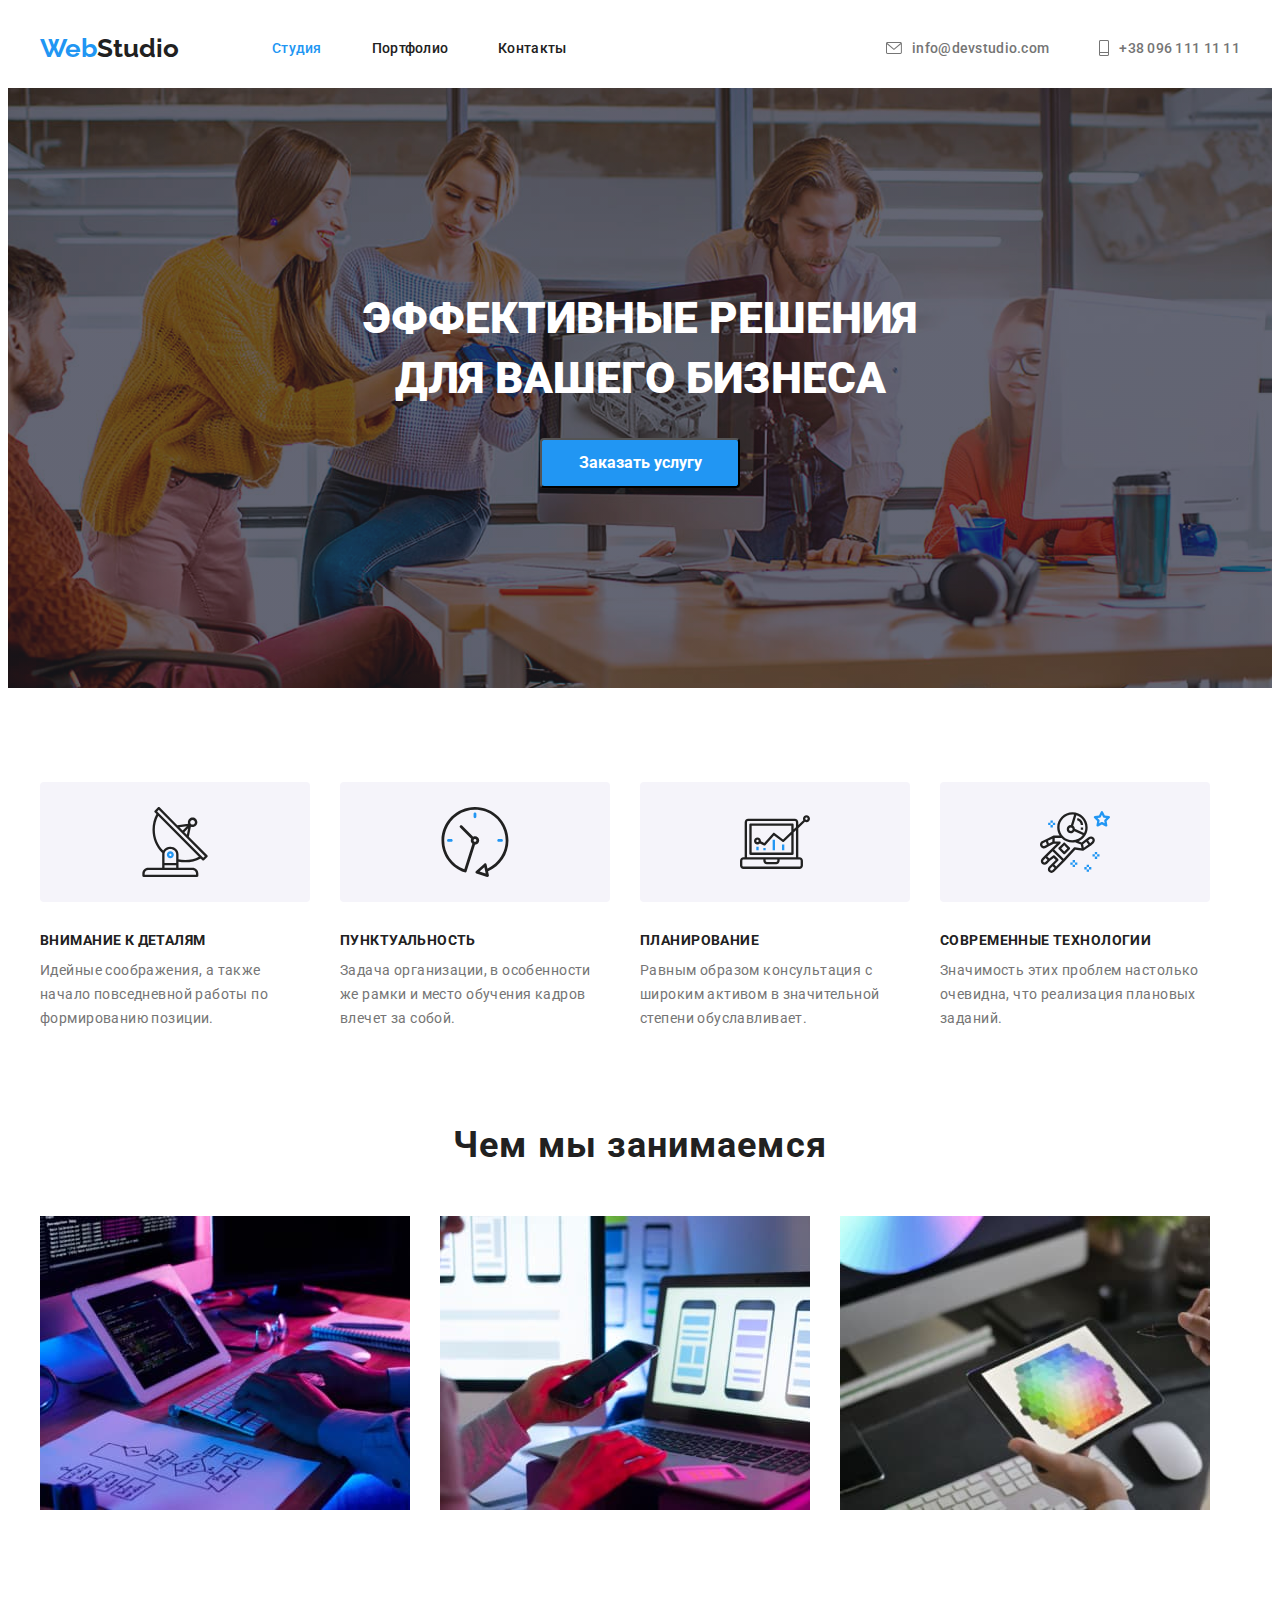
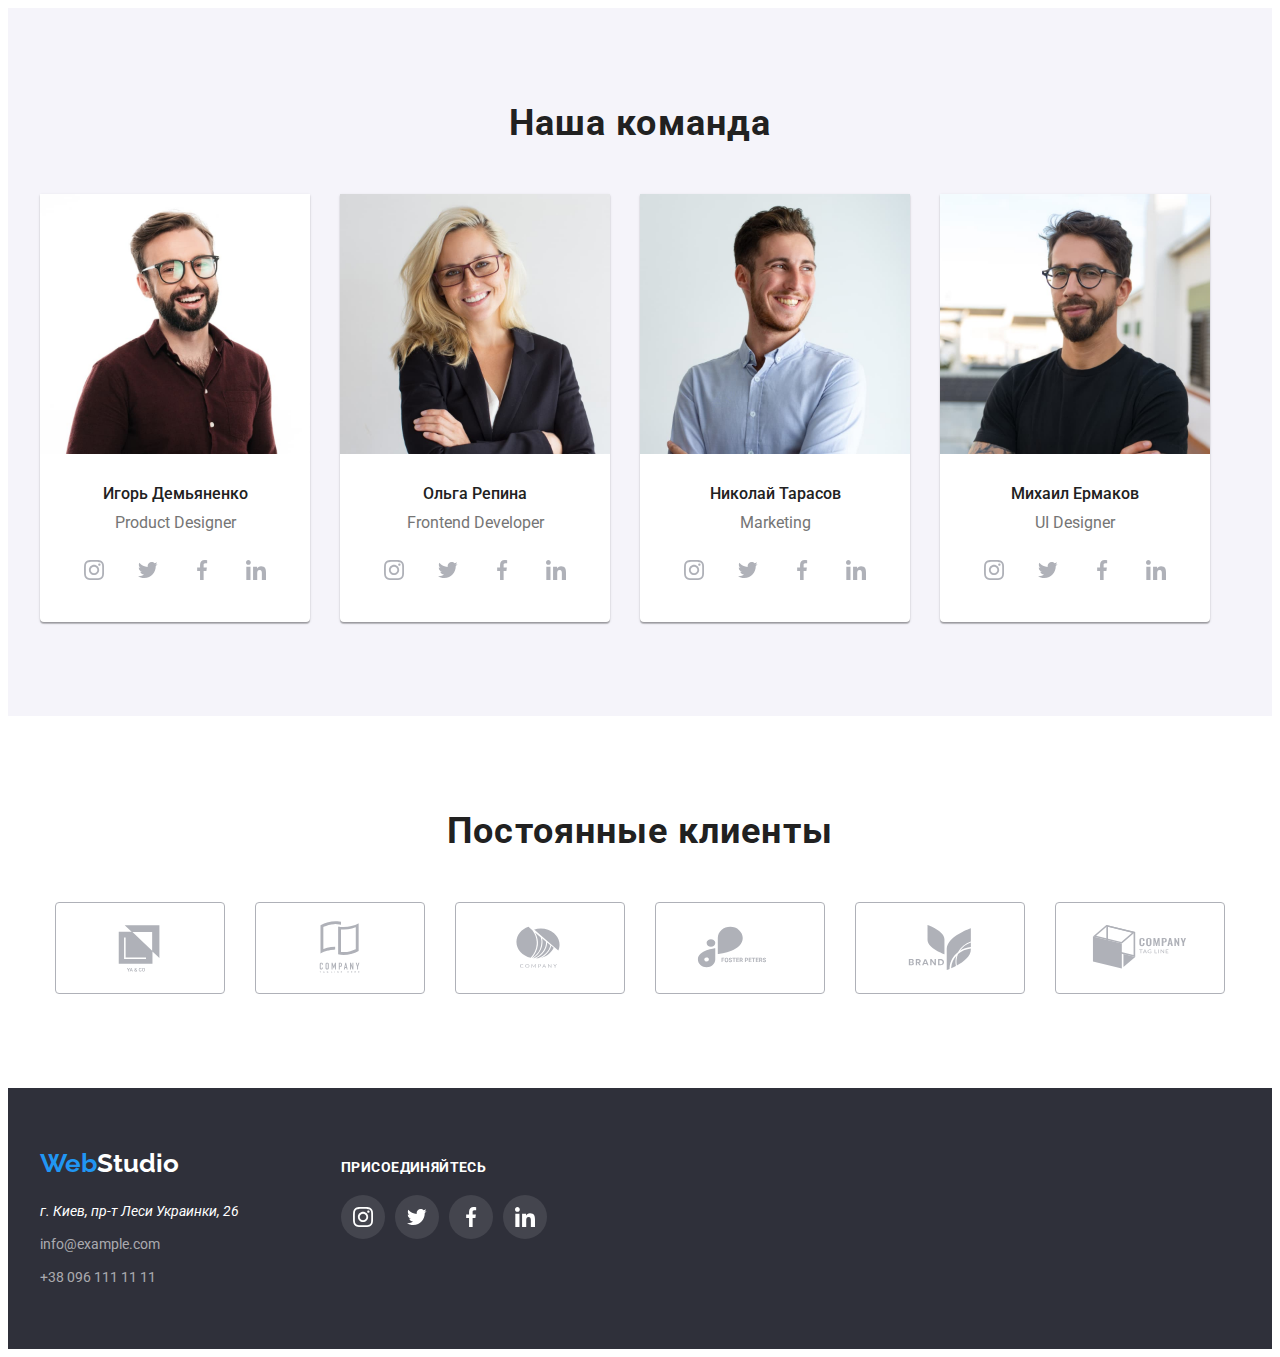
<file: index.html>
<!DOCTYPE html>
<html lang="en">

<head>
    <meta charset="UTF-8">
    <meta http-equiv="X-UA-Compatible" content="IE=edge">
    <meta name="viewport" content="width=device-width, initial-scale=1.0">
    <link rel="preconnect" href="https://fonts.googleapis.com">
    <link rel="preconnect" href="https://fonts.gstatic.com" crossorigin>
    <link href="https://fonts.googleapis.com/css2?family=Raleway:wght@700&family=Roboto:wght@400;500;700;900&display=swap"
        rel="stylesheet">
    <link rel="stylesheet" href="https://cdnjs.cloudflare.com/ajax/libs/modern-normalize/1.1.0/modern-normalize.min.css"
          integrity="sha512-wpPYUAdjBVSE4KJnH1VR1HeZfpl1ub8YT/NKx4PuQ5NmX2tKuGu6U/JRp5y+Y8XG2tV+wKQpNHVUX03MfMFn9Q=="
          crossorigin="anonymous" referrerpolicy="no-referrer" />
    <link rel="stylesheet" href="./css/styles.css" />
    <title>Document</title>
</head>

<body>
<!--H-E-A-D-E-R-->    
    <header class="page-header">
        <div class="container">
            <nav class="nav">
                <a class="logo remove-underscores logo-header" href="#">
                    <span class="logo-blu">Web</span>Studio
                </a>
                <ul class="header-list remove-dots">
                    <li class="header-item"><a class="site-nav remove-underscores testimony" href="./index.html">Студия</a></li>
                    <li class="header-item"><a class="site-nav remove-underscores " href="./portfolio.html">Портфолио</a></li>
                    <li class="header-item"><a class="site-nav remove-underscores " href="/">Контакты</a></li>
                </ul>
            </nav>
            <div class="contact-flex">
                <ul class="header-contact remove-dots">
                    <li class="header-item">
                        <a 
                        class="contact remove-underscores " href="mailto:info@devstudio.com">
                        <svg class="communication" width="16" height="12">
                            <use  href="./images/symbol-defs.svg#icon-envelope-hover"></use>
                        </svg>
                       info@devstudio.com</a>
                    </li>
                    <li class="header-item">
                        <a class="contact remove-underscores" href="tel:+380961111111">
                            <svg class="communication" width="10" height="16" >
                                <use href="./images/symbol-defs.svg#icon-Vector"></use>
                            </svg> +38 096 111 11 11    
                        </a>
                    </li>
                </ul>
            </div>
        </div>
    </header>
    <main>
    <!--Order a service РЕШЕНИЯ ДЛЯ ВАШЕГО БИЗНЕСА-->
        <section class="padding-bottom">
            <div class="container">
                <h1 class="title"> ЭФФЕКТИВНЫЕ РЕШЕНИЯ ДЛЯ ВАШЕГО БИЗНЕСА </h1>
                <button type="button" class="button order"> Заказать услугу </button>
            </div>
        </section>
    <!--Our advantages ПЕРЕВАГИ-->
        <section class="activity">
            <div class="container">  
                <ul class="activity-text remove-dots">
                    <li class="activity-item ">
                        <div class="activity-soc-imet">
                            <svg class="activity-soc-icon"> 
                                <use href="./images/symbol-defs.svg#icon-antenna-1"></use>
                            </svg>
                        </div>
                        <h2 class="subject width-p">Внимание к деталям</h2>
                        <p class="text-subject activity-item" > Идейные соображения, а также начало повседневной работы по формированию позиции. </p>
                    </li>
                    <li class="activity-item ">
                        <div class="activity-soc-imet">
                            <svg class="activity-soc-icon">
                                <use href="./images/symbol-defs.svg#icon-clock-1"></use>
                            </svg>
                        </div>
                        <h2 class="subject width-p">Пунктуальность</h2>
                        <p class="text-subject activity-item" >Задача организации, в особенности же рамки и место обучения кадров влечет за собой.</p>
                    </li>
                    <li class="activity-item ">
                        <div class="activity-soc-imet">
                            <svg class="activity-soc-icon">
                                <use href="./images/symbol-defs.svg#icon-diagram-1"></use>
                            </svg>
                        </div>
                        <h2 class="subject width-p">Планирование</h2>
                        <p class="text-subject activity-item " >Равным образом консультация с широким активом в значительной степени обуславливает.</p>
                    </li>
                    <li class="activity-item ">
                        <div class="activity-soc-imet">
                            <svg class="activity-soc-icon">
                                <use href="./images/symbol-defs.svg#icon-astronaut-1"></use>
                            </svg>
                        </div>
                        <h2 class="subject width-p">Современные технологии</h2>
                        <p class="text-subject activity-item" >Значимость этих проблем настолько очевидна, что реализация плановых заданий.</p>
                    </li>
                </ul>
            </div>
        </section>
    <!--What we do Чем мы занимаемся-->
        <section class="lesson-section">
            <div class="container">
                <h2 class="heading heading-top">Чем мы занимаемся</h2>
                <ul class="activity-cou-img remove-dots">
                    <li class="activity-img">
                        <img src="./images/img0.jpg" alt="верстка" width="370" height="294">
                    </li>
                    <li class="activity-img">
                        <img src="./images/img1.jpg" alt="дизайн" width="370" height="294">
                    </li>
                    <li class="activity-img">
                        <img src="./images/img2.jpg" alt="внешнее оформление" width="370" height="294">
                    </li>
                </ul>
            </div>
        </section>
    <!--Our team -Наша команда--->
        <section class="items">
            <div class="container">
                <h2 class="heading">Наша команда</h2>
                <ul class="card remove-dots">
                    <li class="heading-card">
                        <img class="img-block" src="./images/team/img0.jpg" alt="Игорь Демьяненко" width="270" height="260">
                        <div class="items-text">
                            <h3 class="card-text">Игорь Демьяненко</h3>
                            <p class="text cart-position">Product Designer</p>
                            <ul class="masters-soc-list remove-dots">
                                <li class="masters-soc-imet">
                                    <a href="" class="masters-soc-link">
                                        <svg class="masters-soc-icon" width="20" height="20">
                                            <use href="./images/symbol-defs.svg#icon-instagram-2"></use>
                                        </svg>
                                    </a>
                                </li>
                                <li class="masters-soc-imet">
                                    <a href="" class="masters-soc-link">
                                        <svg class="masters-soc-icon" width="20" height="20">
                                            <use href="./images/symbol-defs.svg#icon-Group"></use>
                                        </svg>
                                    </a>
                                </li>
                                <li class="masters-soc-imet">
                                    <a href="" class="masters-soc-link">
                                        <svg class="masters-soc-icon" width="20" height="20">
                                            <use href="./images/symbol-defs.svg#icon-facebook-1"></use>
                                        </svg>
                                    </a>
                                </li>
                                <li class="masters-soc-imet">
                                    <a href="" class="masters-soc-link">
                                        <svg class="masters-soc-icon" width="20" height="20">
                                            <use href="./images/symbol-defs.svg#icon-linkedin-1"></use>
                                        </svg>
                                    </a>
                                </li>
                            </ul>
                        </div>
                    </li>
                    <li class="heading-card">
                        <img class="img-block" src="./images/team/img1.jpg" alt="Ольга Репина" width="270" height="260">
                        <div class="items-text">
                            <h3 class="card-text">Ольга Репина</h3>
                            <p class="text cart-position">Frontend Developer</p>
                            <ul class="masters-soc-list remove-dots">
                                <li class="masters-soc-imet">
                                    <a href="" class="masters-soc-link">
                                        <svg class="masters-soc-icon" width="20" height="20">
                                            <use href="./images/symbol-defs.svg#icon-instagram-2"></use>
                                        </svg>
                                    </a>
                                </li>
                                <li class="masters-soc-imet">
                                    <a href="" class="masters-soc-link">
                                        <svg class="masters-soc-icon" width="20" height="20">
                                            <use href="./images/symbol-defs.svg#icon-Group"></use>
                                        </svg>
                                    </a>
                                </li>
                                <li class="masters-soc-imet">
                                    <a href="" class="masters-soc-link">
                                        <svg class="masters-soc-icon" width="20" height="20">
                                            <use href="./images/symbol-defs.svg#icon-facebook-1"></use>
                                        </svg>
                                    </a>
                                </li>
                                <li class="masters-soc-imet">
                                    <a href="" class="masters-soc-link">
                                        <svg class="masters-soc-icon" width="20" height="20">
                                            <use href="./images/symbol-defs.svg#icon-linkedin-1"></use>
                                        </svg>
                                    </a>
                                </li>
                            </ul>
                        </div>
                    </li>
                    <li class="heading-card">
                        <img class="img-block" src="./images/team/img2.jpg" alt="Николай Тарасов" width="270" height="260">
                        <div class="items-text">
                            <h3 class="card-text">Николай Тарасов</h3>
                            <p class="text cart-position">Marketing</p>
                            <ul class="masters-soc-list remove-dots">
                                <li class="masters-soc-imet">
                                    <a href="" class="masters-soc-link">
                                        <svg class="masters-soc-icon" width="20" height="20">
                                            <use href="./images/symbol-defs.svg#icon-instagram-2"></use>
                                        </svg>
                                    </a>
                                </li>
                                <li class="masters-soc-imet">
                                    <a href="" class="masters-soc-link">
                                        <svg class="masters-soc-icon" width="20" height="20">
                                            <use href="./images/symbol-defs.svg#icon-Group"></use>
                                        </svg>
                                    </a>
                                </li>
                                <li class="masters-soc-imet">
                                    <a href="" class="masters-soc-link">
                                        <svg class="masters-soc-icon" width="20" height="20">
                                            <use href="./images/symbol-defs.svg#icon-facebook-1"></use>
                                        </svg>
                                    </a>
                                </li>
                                <li class="masters-soc-imet">
                                    <a href="" class="masters-soc-link">
                                        <svg class="masters-soc-icon" width="20" height="20">
                                            <use href="./images/symbol-defs.svg#icon-linkedin-1"></use>
                                        </svg>
                                    </a>
                                </li>
                            </ul>
                        </div>
                    </li>
                    <li class="heading-card">
                        <img class="img-block" src="./images/team/img3.jpg" alt="Михаил Ермаков" width="270" height="260">
                        <div class="items-text">
                            <h3 class="card-text">Михаил Ермаков</h3>
                            <p class="text cart-position">UI Designer</p>
                            <ul class="masters-soc-list remove-dots">
                                <li class="masters-soc-imet">
                                    <a href="" class="masters-soc-link">
                                        <svg class="masters-soc-icon" width="20" height="20">
                                            <use href="./images/symbol-defs.svg#icon-instagram-2"></use>
                                        </svg>
                                    </a>
                                </li>
                                <li class="masters-soc-imet">
                                    <a href="" class="masters-soc-link">
                                        <svg class="masters-soc-icon" width="20" height="20">
                                            <use href="./images/symbol-defs.svg#icon-Group"></use>
                                        </svg>
                                    </a>
                                </li>
                                <li class="masters-soc-imet">
                                    <a href="" class="masters-soc-link">
                                        <svg class="masters-soc-icon" width="20" height="20">
                                            <use href="./images/symbol-defs.svg#icon-facebook-1"></use>
                                        </svg>
                                    </a>
                                </li>
                                <li class="masters-soc-imet">
                                    <a href="" class="masters-soc-link">
                                        <svg class="masters-soc-icon" width="20" height="20">
                                            <use href="./images/symbol-defs.svg#icon-linkedin-1"></use>
                                        </svg>
                                    </a>
                                </li>
                            </ul>
                        </div>
                    </li>
                </ul>
            </div>
        </section>
    <!--customers Постоянные клиенты-->    
        <section class="customers">
            <div class="container">
                <h2 class="customers-title">Постоянные клиенты</h2>
                <ul class="customers-list remove-dots">
                    <li class="customers-imet activity-item ">
                        <a class="customers-link " href="">
                            <svg class="customers-icon">
                                <use href="./images/symbol-defs.svg#icon-Logo"></use>
                            </svg>
                        </a>
                    </li>
                    <li class="customers-imet activity-item">
                        <a class="customers-link" href="">
                            <svg class="customers-icon">
                                <use href="./images/symbol-defs.svg#icon-Logo-1"></use>
                            </svg>
                        </a>
                    </li>
                    <li class="customers-imet activity-item">
                        <a class="customers-link" href="">
                            <svg class="customers-icon">
                                <use href="./images/symbol-defs.svg#icon-Logo-2"></use>
                            </svg>
                        </a>
                    </li>
                    <li class="customers-imet activity-item">
                        <a class="customers-link" href="">
                            <svg class="customers-icon">
                                <use href="./images/symbol-defs.svg#icon-Logo-3"></use>
                            </svg>
                        </a>
                    </li>
                    <li class="customers-imet activity-item">
                        <a class="customers-link" href="">
                            <svg class="customers-icon">
                                <use href="./images/symbol-defs.svg#icon-Logo-4"></use>
                            </svg>
                        </a>
                    </li>
                    <li class="customers-imet activity-item">
                        <a class="customers-link" href="">
                            <svg class="customers-icon">
                                <use href="./images/symbol-defs.svg#icon-Logo-5"></use>
                            </svg>
                        </a>
                    </li>
                </ul>
            </div>
        </section>
    </main>
<!--footer-->
    <footer class="footer footer-pad ">
        <div class="container footer-soc-flex">
            <div class="footer-soc-bloc">
                <a class="logo-footer remove-underscores" href="">
                    <span class="logo-blu">Web</span>Studio
                </a>
                <address>
                    <ul class="remove-dots footer-list ">
                        <li class="footer-list-pad"><a class="footer-map remove-underscores" href="https://bit.ly/3pXMvUd"
                                target="_blank" rel=" noopener noreferrer">г. Киев, пр-т
                                Леси Украинки, 26</a>
                        </li>
                        <li class="footer-list-pad">
                            <a class="footer-contact remove-underscores"
                                href="mailto:info@devstudio.com">info@example.com</a>
                        </li>
                        <li>
                            <a class="footer-contact remove-underscores" href="tel:+380961111111">+38 096 111 11 11</a>
                        </li>
                    </ul>
                </address>
            </div>
            <div class="footer-soc-logo ">
                <h2 class="footer-soc-title">ПРИСОЕДИНЯЙТЕСЬ</h2>
                <ul class="remove-dots footer-soc-list">
                    <li class="footer-soc-imet">
                        <a class="footer-soc-link" href="">
                            <svg class="footer-soc-icon " width="20px" height="20px">
                                <use href=" ./images/symbol-defs.svg#icon-instagram-2"></use>
                            </svg>
                        </a>
                    </li>
                    <li class="footer-soc-imet">
                        <a class="footer-soc-link" href="">
                            <svg class="footer-soc-icon " width="20px" height="20px">
                                <use href=" ./images/symbol-defs.svg#icon-Group"></use>
                            </svg>
                        </a>
                    </li>
                    <li class="footer-soc-imet">
                        <a class="footer-soc-link" href="">
                            <svg class="footer-soc-icon " width="20px" height="20px">
                                <use href=" ./images/symbol-defs.svg#icon-facebook-1"></use>
                            </svg>
                        </a>
                    </li>
                    <li class="footer-soc-imet">
                        <a class="footer-soc-link" href="">
                            <svg class="footer-soc-icon  " width="20px" height="20px">
                                <use href=" ./images/symbol-defs.svg#icon-linkedin-1"></use>
                            </svg>
                        </a>
                    </li>
                </ul>
            </div>
        </div>
    </footer>
</body>

</html>
</file>
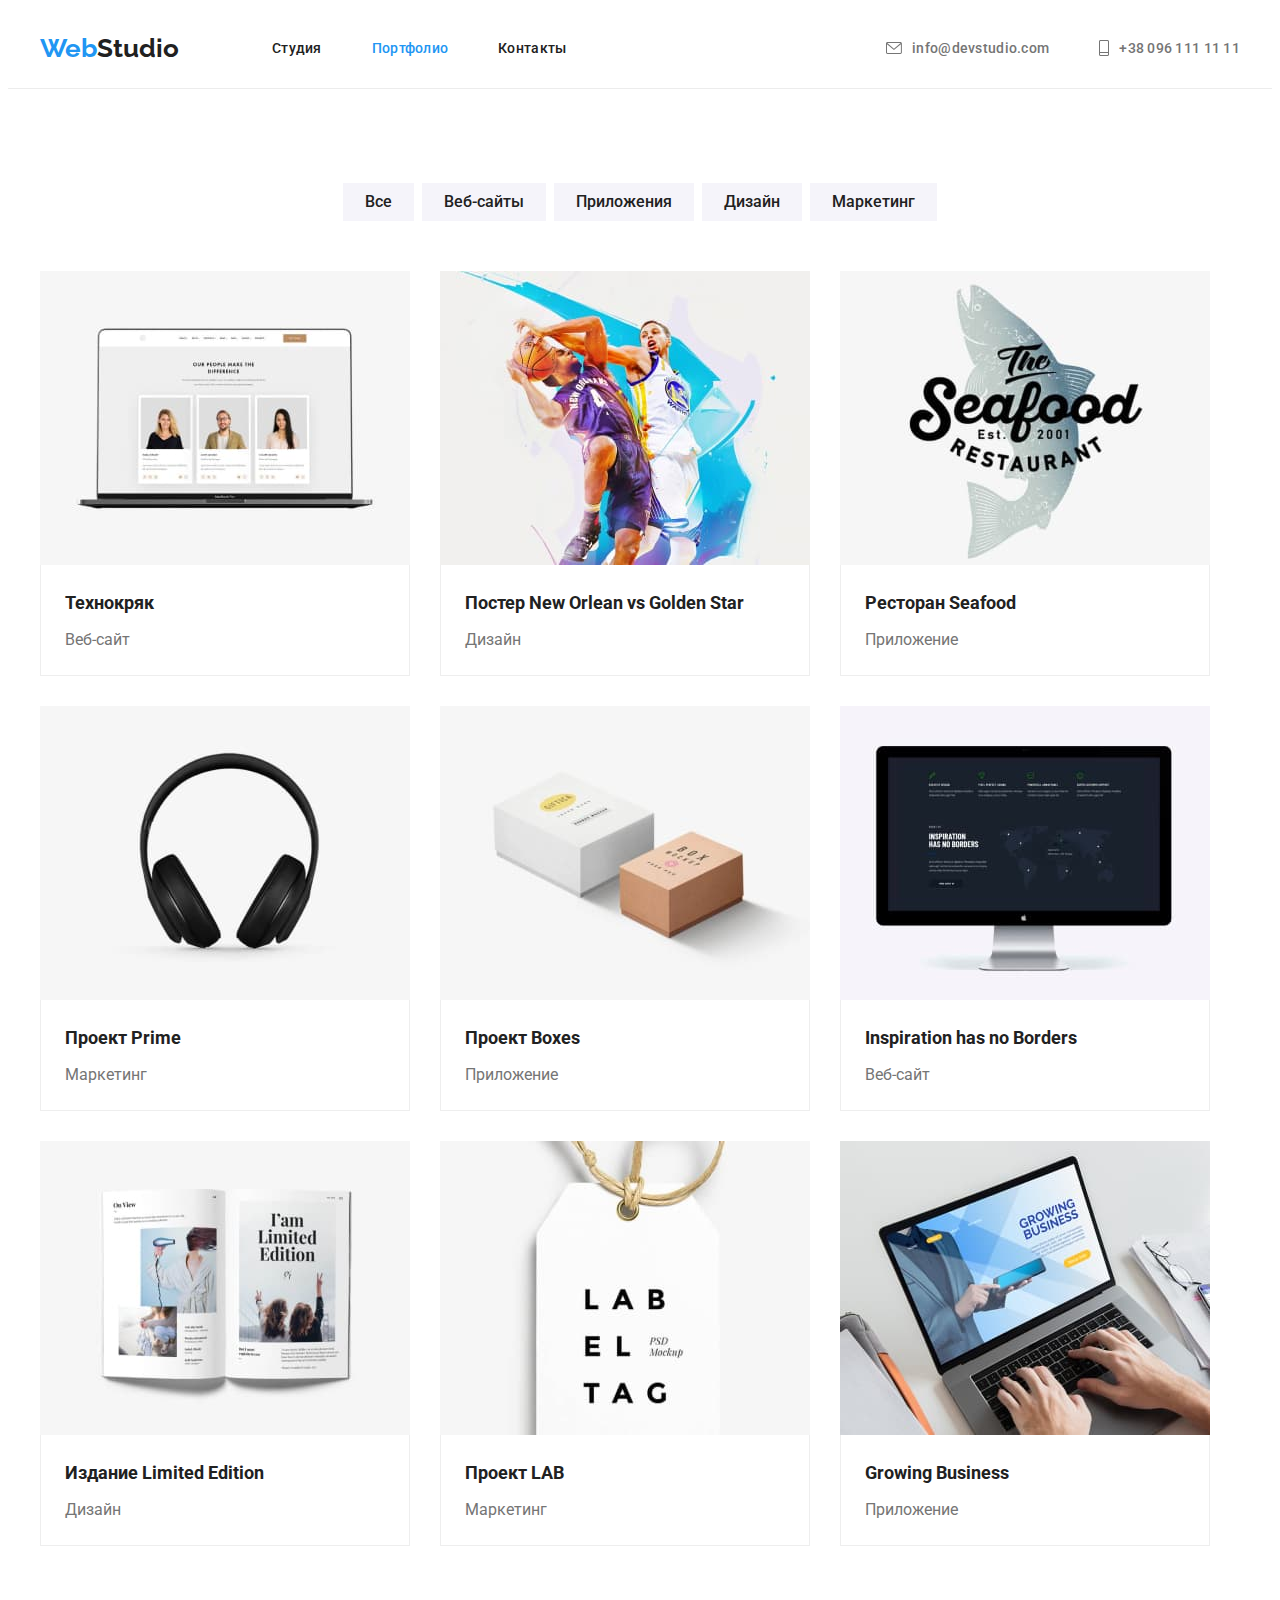
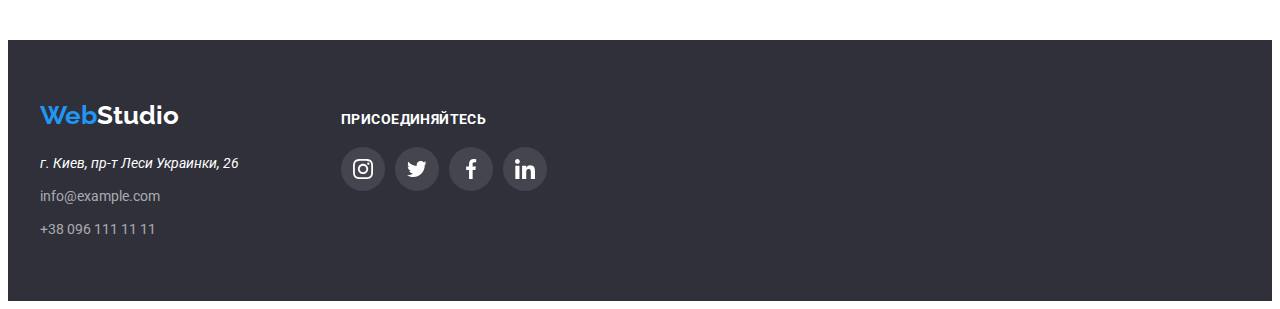
<file: portfolio.html>
<!DOCTYPE html>
<html lang="en">

<head>
    <meta charset="UTF-8">
    <meta http-equiv="X-UA-Compatible" content="IE=edge">
    <meta name="viewport" content="width=device-width, initial-scale=1.0">
    <link rel="preconnect" href="https://fonts.googleapis.com">
    <link rel="preconnect" href="https://fonts.gstatic.com" crossorigin>
    <link href="https://fonts.googleapis.com/css2?family=Raleway:wght@700&family=Roboto:wght@400;500;700;900&display=swap"
        rel="stylesheet">
    <link rel="stylesheet" href="https://cdnjs.cloudflare.com/ajax/libs/modern-normalize/1.1.0/modern-normalize.min.css"
        integrity="sha512-wpPYUAdjBVSE4KJnH1VR1HeZfpl1ub8YT/NKx4PuQ5NmX2tKuGu6U/JRp5y+Y8XG2tV+wKQpNHVUX03MfMFn9Q=="
        crossorigin="anonymous" referrerpolicy="no-referrer" />
    <link rel="stylesheet" href="./css_portfolio/styles.css">
    <title>Document</title>
</head>

<body>
    <!--cap-->
    <header class="page-header">
        <div class="container">
            <nav class="nav">
                <a class="logo remove-underscores logo-header" href="#">
                    <span class="logo-blu">Web</span>Studio
                </a>
                <ul class="header-list remove-dots">
                    <li class="header-item"><a class="site-nav remove-underscores" href="./index.html">Студия</a>
                    </li>
                    <li class="header-item"><a class="site-nav remove-underscores testimony" href="./portfolio.html">Портфолио</a>
                    </li>
                    <li class="header-item"><a class="site-nav remove-underscores " href="/">Контакты</a></li>
                </ul>
            </nav>
            <div class="contact-flex">
            <ul class="header-contact remove-dots">
                <li class="header-item">
                    <a class="contact remove-underscores " href="mailto:info@devstudio.com">
                        <svg class="communication" width="16" height="12">
                            <use href="./images/symbol-defs.svg#icon-envelope-hover"></use>
                        </svg>
                        info@devstudio.com</a>
                </li>
                <li class="header-item">
                    <a class="contact remove-underscores" href="tel:+380961111111">
                        <svg class="communication" width="10" height="16">
                            <use href="./images/symbol-defs.svg#icon-Vector"></use>
                        </svg> +38 096 111 11 11
                    </a>
                </li>
            </ul>
            </div>
        </div>
    </header>
    <main class="product">
    <!--services-СЕРВІС-->
    <section class="pad-section">
        <div class="container">
            <ul class="aside remove-dots">
                <li class="site-flex"><button class="aside-nav remove-underscores"> Все </button></li>
                <li class="site-flex"><button class="aside-nav remove-underscores"> Веб-сайты </button></li>
                <li class="site-flex"><button class="aside-nav remove-underscores"> Приложения </button></li>
                <li class="site-flex"><button class="aside-nav remove-underscores"> Дизайн </button></li>
                <li class="site-flex"><button class="aside-nav remove-underscores"> Маркетинг </button></li>
            </ul>
        <!--assortment--АСОРТИМЕНТ-- -->
        <h1 class="obligatory">Асортимент</h1>
            <ul class="remove-dots obligatory-flex">
                <li class="obligatory-card">
                    <a class="remove-underscores remove-nav" href="">
                        <img src="./images_portfolio/img.jpg" alt="ноутбук" width="370" height="294" class="obligatory-img">
                        <div class="border">
                            <h2 class="title obligatory-title">Технокряк</h2>
                            <p class="lead obligatory-lead">Веб-сайт</p>
                        </div>
                    </a>
                </li>
                <li class="obligatory-card">
                    <a class="remove-underscores  remove-nav" href="">
                        <img src="./images_portfolio/img(1).jpg" alt="баскетбол" width="370" height="294" class="obligatory-img">
                        <div class="border">
                            <h2 class="title obligatory-title">Постер New Orlean vs Golden Star</h2>
                            <p class="lead obligatory-lead">Дизайн</p>
                        </div>
                    </a>
                </li>
                <li class="obligatory-card">
                    <a class="remove-underscores remove-nav" href="">
                        <img src="./images_portfolio/img(2).jpg" alt="риба" width="370" height="294" class="obligatory-img">
                        <div class="border">
                            <h2 class="title obligatory-title">Ресторан Seafood</h2>
                            <p class="lead obligatory-lead">Приложение</p>
                        </div>
                    </a>
                </li>
                <li class="obligatory-card">
                    <a class="remove-underscores remove-nav" href="">
                        <img src="./images_portfolio/img(3).jpg" alt="наушники" width="370" height="294" class="obligatory-img">
                        <div class="border">
                            <h2 class="title obligatory-title">Проект Prime</h2>
                            <p class="lead obligatory-lead">Маркетинг</p>
                        </div>
                    </a>
                </li>
                <li class="obligatory-card">
                     <a class="remove-underscores remove-nav" href="">
                        <img src="./images_portfolio/img(4).jpg" alt="коробки" width="370" height="294" class="obligatory-img">
                         <div class="border">
                             <h2 class="title obligatory-title">Проект Boxes</h2>
                             <p class="lead obligatory-lead">Приложение</p>
                         </div>
                    </a>
                </li>
                <li class="obligatory-card">
                    <a class="remove-underscores remove-nav" href="">
                        <img src="./images_portfolio/img(5).jpg" alt="компютер" width="370" height="294" class="obligatory-img">
                        <div class="border ">
                            <h2 class="title obligatory-title">Inspiration has no Borders</h2>
                            <p class="lead obligatory-lead">Веб-сайт</p>
                        </div>
                    </a>
                </li>
                <li class="obligatory-card">
                    <a class="remove-underscores remove-nav" href="">
                        <img src="./images_portfolio/img(6).jpg" alt="книга" width="370" height="294" class="obligatory-img">
                        <div class="border">
                            <h2 class="title obligatory-title">Издание Limited Edition</h2>
                            <p class="lead obligatory-lead">Дизайн</p>
                        </div>
                    </a>
                </li>
                <li class="obligatory-card">
                    <a class="remove-underscores remove-nav" href="">
                        <img src="./images_portfolio/img(7).jpg" alt="ітекетка" width="370" height="294" class="obligatory-img">
                        <div class="border">
                            <h2 class="title obligatory-title">Проект LAB</h2>
                            <p class="lead obligatory-lead">Маркетинг</p>
                        </div>
                    </a>
                </li>
                <li class="obligatory-card">
                    <a class="remove-underscores remove-nav" href="">
                        <img src="./images_portfolio/img(8).jpg" alt="робота за ноутбуком" width="370" height="294" class="obligatory-img">
                        <div class="border">
                            <h2 class="title obligatory-title">Growing Business</h2>
                            <p class="lead obligatory-lead">Приложение</p>
                        </div>
                    </a>
                </li>
            </ul>
        </div>
    </section>
    </main>
    <!--footer-->
    <footer class="footer footer-pad ">
        <div class="container footer-soc-flex">
            <div class="footer-soc-bloc">
                <a class="logo-footer remove-underscores" href="">
                    <span class="logo-blu">Web</span>Studio
                </a>
                <address>
                    <ul class="remove-dots footer-list ">
                        <li class="footer-list-pad"><a class="footer-map remove-underscores" href="https://bit.ly/3pXMvUd"
                                target="_blank" rel=" noopener noreferrer">г. Киев, пр-т
                                Леси Украинки, 26</a>
                        </li>
                        <li class="footer-list-pad">
                            <a class="footer-contact remove-underscores"
                                href="mailto:info@devstudio.com">info@example.com</a>
                        </li>
                        <li>
                            <a class="footer-contact remove-underscores" href="tel:+380961111111">+38 096 111 11 11</a>
                        </li>
                    </ul>
                </address>
            </div>
            <div class="footer-soc-logo ">
                <h2 class="footer-soc-title">ПРИСОЕДИНЯЙТЕСЬ</h2>
                <ul class="remove-dots footer-soc-list">
                    <li class="footer-soc-imet">
                        <a class="footer-soc-link" href="">
                            <svg class="footer-soc-icon " width="20px" height="20px">
                                <use href=" ./images/symbol-defs.svg#icon-instagram-2"></use>
                            </svg>
                        </a>
                    </li>
                    <li class="footer-soc-imet">
                        <a class="footer-soc-link" href="">
                            <svg class="footer-soc-icon " width="20px" height="20px">
                                <use href=" ./images/symbol-defs.svg#icon-Group"></use>
                            </svg>
                        </a>
                    </li>
                    <li class="footer-soc-imet">
                        <a class="footer-soc-link" href="">
                            <svg class="footer-soc-icon " width="20px" height="20px">
                                <use href=" ./images/symbol-defs.svg#icon-facebook-1"></use>
                            </svg>
                        </a>
                    </li>
                    <li class="footer-soc-imet">
                        <a class="footer-soc-link" href="">
                            <svg class="footer-soc-icon  " width="20px" height="20px">
                                <use href=" ./images/symbol-defs.svg#icon-linkedin-1"></use>
                            </svg>
                        </a>
                    </li>
                </ul>
            </div>
        </div>
    </footer>
</body>

</html>
</file>
<file: css/styles.css>
p,h1,h2,h3,h4,h5,h6{
    margin: 0;
}
li,ul{
    padding-left: 0;
    margin: 0;
}
* {
    color: #212121;
}
.container{
    width: 1200px;
    padding-left: 15px;
    padding-right: 15px;
    margin: 0 auto;
    /*outline:1px solid red;*/
}
body{
    font-family: Roboto,sans-serif;
}

:root{
    --accent-color:#2196F3;
}
/* .remove-dots{list-style:none;} видалити крапки */
.remove-dots {
    list-style: none;
}
/* .remove-underscores{text-decoration:none;} видалити підкреслення */
.remove-underscores {
    text-decoration: none;
}
.
/*---------H-E-A-D-E-R---------*/
.page-header{
    border-bottom: 1px solid #ECECEC;
}
.page-header .container  {
    display: flex;
    align-items: center;
}
.nav{
    display: flex;
    display: contents;
}
.logo {
    color: #212121;
    font-family: 'Raleway';
    font-style: normal;
    font-weight: 700;
    font-size: 26px;
    line-height: 31px;
}
.logo-header {
    margin-right: 93px;
    display: flex;
    display: block;
}
.header-list {
    display: block;
    display: flex;
    text-align: center;

}
.header-item{
    display: block;
    display: flex;
}
.header-item:not(:last-child){
    margin-right: 50px;
}
.site-nav{
    font-weight: 500;
    font-size: 14px;
    line-height: 16px;
    letter-spacing: 0.02em;
    padding-top: 32px;
    padding-bottom: 32px;
}
.site-nav:focus,
.site-nav:hover,
.site-nav:active {
    color:var(--accent-color);
}
.testimony{
    color: var(--accent-color);
    cursor: pointer;
}
.contact-flex{
    margin-left: auto;
    display: flex;
}
.header-contact{
    display: flex;
}
.header-item{
    display: block;
    display: flex;
}
.contact {
    color: #757575;
    font-weight: 500;
    font-size: 14px;
    line-height: 16px;
    letter-spacing: 0.02em;
    display: flex;
    align-items: center;
    fill: #757575;
}
.contact:focus,
.contact:hover,
.contact:active {
    color:var(--accent-color);
    fill:var(--accent-color);
}
/* ---svg heder */
.communication{
    margin-right:10px;
}

/*---РЕШЕНИЯ ДЛЯ ВАШЕГО БИЗНЕСА---*/
.padding-bottom{
    margin-left: auto;
    margin-right: auto;

    max-width: 1600px;
    padding-bottom: 200px;
    padding-top: 200px;
    background: #2F303A;
   
    
    

    background-image: linear-gradient(
            rgba(47, 48, 58, 0.4),
            rgba(47, 48, 58, 0.4)),
    url(../images/Img.svg);
    background-repeat: no-repeat;
    background-position: center;
    background-size: cover;
}
.container.padding-bottom{
    display: flex;
        justify-content: center;
        align-items: center;
}
.title {
    color: #ffffff;
    font-weight: 900;
    font-size: 44px;
    line-height: 60px;
    max-width: 600px;
    margin: 0 auto 30px;
    text-align: center;

}
.button{
    background-color:var(--accent-color);
    font-family: 'Roboto';
    font-style: normal;
    font-weight: 700;
    font-size: 16px;
    line-height: 30px;
    width: 200px;
    height: 50px;
    margin: 0 auto;
    box-shadow: 0px 4px 4px rgba(0, 0, 0, 0.15);
    border-radius: 4px;
}
.button:focus,
.button:hover,
.button:active{
    background: #188CE8;;
    box-shadow: 0px 4px 4px rgba(0, 0, 0, 0.15);
    border-radius: 4px;
}
.order{
    color: #ffffff;
    display: block;
    
}
/*---ПЕРЕВАГИ---*/
.activity{
    padding-top: 94px;
}
.activity-text{
    display: flex;
    flex: auto;
}
.activity-item:not(:last-child){
    margin-right: 30px;
}
.subject{
    font-weight: 700;
    font-size: 14px;
    line-height: 16px;
    letter-spacing: 0.03em;
    text-transform: uppercase;
    margin-bottom: 10px;
}
.text-subject{
    font-family: 'Roboto';
    font-style: normal;
    font-weight: 400;
    font-size: 14px;
    line-height: 24px;
    width:270px;
    color: #757575;
    letter-spacing: 0.03em;
}
/* ----- svg ПЕРЕВАГИ----- */
.activity-soc-imet {
    width: 270px;
    height: 120px;
    background-color: #F5F4FA;
    border-radius: 4px;
    margin-bottom: 30px;
    display: flex;
    justify-content: center;
    align-items: center;
}
.activity-soc-icon {
    width: 70px;
    height: 70px;
}
/*---Чем мы занимаемся----*/
.lesson-section{
    padding-bottom: 94px;
    padding-top: 94px;
}
.heading{
    font-weight: 700;
    font-size: 36px;
    line-height: 42px;
    text-align: center;
    letter-spacing: 0.03em;
    margin-bottom: 50px;
}
.activity-cou-img{
    display: flex;
}
.activity-img{
    display: block;
    width: 370px;
}
.activity-img:not(:last-child) {
    margin-right: 30px;
}
/*---Наша команда---*/
.items{
    background-color: #F5F4FA;
    padding-bottom: 94px;
    padding-top: 94px;
}
.heading-icon{
    font-weight: 700;
    font-size: 36px;
    line-height: 42px;
    text-align: center;
    letter-spacing: 0.03em;
    padding-bottom: 50px;
}
.card{
    display: flex;
}
.heading-card{
    background-color: #F5F4FA;
    box-shadow: 0px 1px 3px rgba(0, 0, 0, 0.12), 0px 1px 1px rgba(0, 0, 0, 0.14), 0px 2px 1px rgba(0, 0, 0, 0.2);
    border-radius: 0px 0px 4px 4px;
    background-color: #ffffff;
    max-width: 270px;
}
.heading-card:not(:last-child) {
    margin-right: 30px;
}
.img-block {
    display: block;
}
.items-text {
    padding-top: 30px;
    padding-bottom: 30px;
}
.card-text{
    font-weight: 500;
    font-size: 16px;
    line-height: 19px;
    margin-bottom: 10px;
    align-items: center;
    text-align: center;
}
.text{
    color: #757575;
    font-family: 'Roboto';
    font-style: normal;
    font-weight: 400;
    font-size: 16px;
    line-height: 19px;
}
.cart-position{
    align-items: center;
    text-align: center;
    margin-bottom: 16px;
}
/* -------svg-Наша команда------ */
.masters-soc-list {
    display: flex;
    justify-content: center;
}

.masters-soc-imet:not(:last-child) {
    margin-right: 10px;
}

.masters-soc-link {
    width: 44px;
    height: 44px;
    border-radius: 50%;
    display: flex;
    justify-content: center;
    align-items: center;
}

.masters-soc-icon {
    fill: #AFB1B8;
}

.masters-soc-link:hover,
.masters-soc-link:focus,
.masters-soc-link:active {
    background-color: #2196F3;
}

.masters-soc-link:hover .masters-soc-icon {
    fill: #ffffff;
}
/* --Постоянные клиенты-- */
.customers {
    background-color: #ffffff;
    padding-top: 94px;
    padding-bottom: 94px;
}

.customers-title {
    font-weight: 700;
    font-size: 36px;
    line-height: 42px;
    text-align: center;
    letter-spacing: 0.03em;
    margin-bottom: 50px;
}
/* --Постоянные клиенты svg-- */
.customers-list {
    display: flex;
    justify-content: center;
}
.customers-link {
    width: 170px;
    height: 92px;
    display: flex;
    justify-content: center;
    align-items: center;
    border: 1px solid #AFB1B8;
    box-sizing: border-box;
    border-radius: 4px;
}
.customers-icon {
    width: 106px;
    height: 60px;
    fill: #AFB1B8;
}
.customers-link:hover,
.customers-link:focus{
    border-color: #2196F3
}
.customers-link:hover .customers-icon,
.customers-link:focus .customers-icon {
    fill: #2196F3;
}

/*---F-O-O-T-E-R---*/
.footer {
    background-color: #2F303A;
    /* fill: #2196F3;
    border-color: #2196F3; */
}
.footer-pad{
    padding-top: 60px;
    padding-bottom: 60px;
}
/*.footer-list{*/
/*    padding-top: 20px;*/
/*}*/
.logo-footer {
    color: #ffffff;
    font-family: 'Raleway';
    font-style: normal;
    font-weight: 700;
    font-size: 26px;
    line-height: 31px;
}
.logo-blu {
    color: #2196F3;
}
address{
    margin-top: 20px;
}
.footer-list-pad{
    margin-bottom: 9px;
}
.footer-map {
    color: #ffffff;
    font-weight: 400;
    font-size: 14px;
    line-height: 24px;
}
.footer-contact {
    color: rgba(255, 255, 255, 0.6);
    font-family: 'Roboto';
    font-style: normal;
    font-weight: 400;
    font-size: 14px;
    line-height: 24px;
}
.footer-contact:focus,
.footer-contact:hover,
.footer-contact:active {
    color: #ffffff;
}
/* ---footer svg--- */
.footer-soc-flex{
    display:flex;
    align-items:baseline;
}
.footer-soc-bloc{
    width: 231px;
}
.footer-soc-logo{
    margin-left: 70px;
    width: 206px;
}
.footer-soc-title{
    font-family: 'Roboto';
    font-style: normal;
    font-weight: 700;
    font-size: 14px;
    line-height: 16px;
    letter-spacing: 0.03em;
    text-transform: uppercase; 
    color: #FFFFFF;
    margin-bottom: 20px;
}
.footer-soc-list{
    display: flex;
}
.footer-soc-imet:not(:last-child) {
    margin-right: 10px;
}
.footer-soc-link{
    width: 44px;
    height: 44px;
    border-radius: 50%;
    display: flex;
    justify-content: center;
    align-items: center;
    background: rgba(255, 255, 255, 0.1);
}
.footer-soc-link:hover{
    background-color: #2196F3;
}
.footer-soc-icon{
    fill: #ffffff;
}
</file>
<file: css_portfolio/styles.css>
/* rgba(33, 33, 33, 1) основний колік чорний */
/* rgba(117, 117, 117, 1) вторичний колік чорний з прозорістю */
/* rgba(33, 150, 243, 1) голубий колік використовується при наведені */
/* rgba(255, 255, 255, 1) білий колір шрифту при наведені */
/* focus тег фокусированя */
/* hover туг наведеня */
/* active зажиаєш і міняє колік */


/* css ПОРТФОЛІО */
p,h1,h2,h3,h4,h5,h6{
  margin: 0;
}
li,ul{
  padding-left: 0;
  margin: 0;
}
.container{
  width: 1200px;
  padding-left: 15px;
  padding-right: 15px;
  margin: 0 auto;
  /*outline:1px solid red;*/
}
body {
  font-family: Roboto;
}
:root {
  --accent-color:#2196F3;
}
/* .remove-dots{list-style:none;} видалити крапки */
.remove-dots {
  list-style-type: none;
}

/* .remove-underscores{text-decoration:none;} видалити підкреслення */
.remove-underscores {
  text-decoration: none;
}

* {
  color:#212121;
}
img{
  display: block;
}
header{
  border-bottom: 1px solid #ECECEC;
}
/* ---H-E-A-D-E-R */
.page-header {
  border-bottom: 1px solid #ECECEC;
}
.page-header .container {
  display: flex;
  align-items: center;
}
.nav {
  display: flex;
  display: contents;
}
.logo {
  color: #212121;
  font-family: 'Raleway';
  font-style: normal;
  font-weight: 700;
  font-size: 26px;
  line-height: 31px;
}
.logo-header {
  margin-right: 93px;
  display: flex;
  display: block;
}
.header-list {
  display: block;
  display: flex;
  text-align: center;
}
.header-item {
  display: block;
  display: flex;
}
.header-item:not(:last-child) {
  margin-right: 50px;
}
.site-nav {
  font-weight: 500;
  font-size: 14px;
  line-height: 16px;
  letter-spacing: 0.02em;
  padding-top: 32px;
  padding-bottom: 32px;
}
.site-nav:focus,
.site-nav:hover,
.site-nav:active {
  color: var(--accent-color);
}
.testimony {
  color: var(--accent-color);
  cursor: pointer;
}
.contact-flex {
  margin-left: auto;
  display: flex;
}
.header-contact {
  display: flex;
}
.header-item {
  display: block;
  display: flex;
}
.contact {
  color: #757575;
  font-weight: 500;
  font-size: 14px;
  line-height: 16px;
  letter-spacing: 0.02em;
  display: flex;
  justify-content: center;
  align-items: center;
  fill: #757575;
}
.contact:focus,
.contact:hover,
.contact:active {
  color: var(--accent-color);
  fill:var(--accent-color);
}
/* ---svg heder */
.communication {
  margin-right: 10px;
}
/* ---СЕРВІС--- */
.aside {
  padding-bottom: 50px;
  display: flex;
  justify-content: center;
}
.site-flex:not(:last-child){
  margin-right: 8px;
}
.aside-nav {
  background-color: #F5F4FA;
  font-family: 'Roboto';
  font-style: normal;
  font-weight: 500;
  font-size: 16px;
  line-height: 26px;
  border: var(--accent-color);
  padding: 6px 22px;
}
.aside-nav:focus,
.aside-nav:hover,
.aside-nav:active {
  background-color: var(--accent-color);
  color: #ffffff;
  box-shadow: 0px 3px 1px rgba(0, 0, 0, 0.1),
  0px 1px 2px rgba(0, 0, 0, 0.08),
  0px 2px 2px rgba(0, 0, 0, 0.12);
  border-radius: 4px;
}
/* --АСОРТИМЕНТ-- */
.pad-section{
  padding-bottom: 94px;
  padding-top: 94px;
}
.obligatory {
  position: absolute;
  width: 1px;
  height: 1px;
  margin: -1px;
  border: 0;
  padding: 0;

  white-space: nowrap;
  clip-path: inset(100%);
  clip: rect(0 0 0 0);
  overflow: hidden;
}
.obligatory-flex{
  display: flex;
  flex-wrap: wrap;
  margin-left: -30px;
  margin-bottom: -30px;
}
.obligatory-card{
  margin-left: 30px;
  width: 370px;
  margin-bottom: 30px;
}
 .remove-nav {
display: block;
 }
.remove-nav:hover, .remove-nav:focus {
  box-shadow: 0px 1px 1px rgba(0, 0, 0, 0.12),
  0px 4px 4px rgba(0, 0, 0, 0.06),
  1px 4px 6px rgba(0, 0, 0, 0.16);
}
.border {
  border-right: 1px solid #EEEEEE;
  border-bottom: 1px solid #EEEEEE;
  border-left: 1px solid #EEEEEE;
  padding:20px 24px 20px 24px;
}
.obligatory-img {
  display: block;
}
.title {
  color: #212121;
  font-weight: 700;
  font-size: 18px;
  line-height: 36px;
  margin-bottom: 4px;
}
.lead {
  color: #757575;
  font-weight: 400;
  font-size: 16px;
  line-height: 30px;
}
/*---F-O-O-T-E-R---*/
.footer {
  background-color: #2F303A;
}
.footer-pad {
  padding-top: 60px;
  padding-bottom: 60px;
}
address{
  padding-top: 20px;
}
.logo-footer {
  color: #ffffff;
  font-family: 'Raleway';
  font-style: normal;
  font-weight: 700;
  font-size: 26px;
  line-height: 31px;
}

.logo-blu {
  color: #2196F3;
}
.footer-list-pad {
  padding-bottom: 9px;
}
.footer-map {
  color: #ffffff;
  font-weight: 400;
  font-size: 14px;
  line-height: 24px;
}
.footer-contact {
  color: rgba(255, 255, 255, 0.6);
  font-family: 'Roboto';
  font-style: normal;
  font-weight: 400;
  font-size: 14px;
  line-height: 24px;
}
.footer-contact:focus,
.footer-contact:hover,
.footer-contact:active {
  color: #ffffff;
}
/* ---footer svg--- */
.footer-soc-flex {
  display: flex;
  align-items: baseline;
}
.footer-soc-bloc {
  width: 231px;
}
.footer-soc-logo {
  margin-left: 70px;
  width: 206px;
}
.footer-soc-title {
  font-family: 'Roboto';
  font-style: normal;
  font-weight: 700;
  font-size: 14px;
  line-height: 16px;
  letter-spacing: 0.03em;
  text-transform: uppercase;
  color: #FFFFFF;
  margin-bottom: 20px;
}
.footer-soc-list {
  display: flex;
}
.footer-soc-imet:not(:last-child) {
  margin-right: 10px;
}
.footer-soc-link {
  width: 44px;
  height: 44px;
  border-radius: 50%;
  display: flex;
  justify-content: center;
  align-items: center;
  background: rgba(255, 255, 255, 0.1);
}
.footer-soc-link:hover {
  background-color: #2196F3;
}
.footer-soc-icon {
  fill: #ffffff;
}
</file>
